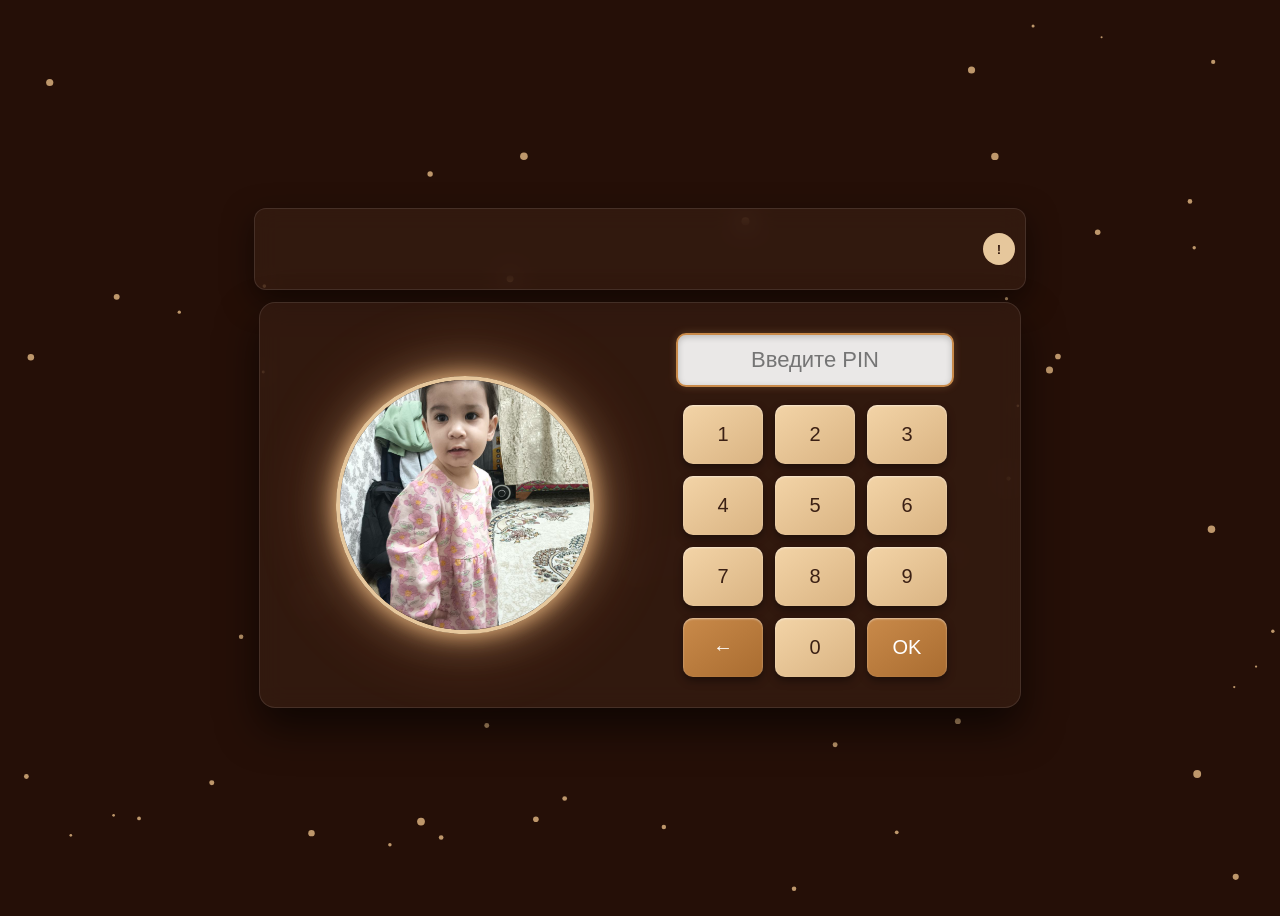
<file: index.html>
<!DOCTYPE html>
<html lang="ru">
<head>
  <meta charset="UTF-8">
  <title>PIN-код окно</title>
  <link rel="stylesheet" href="style.css">
</head>
<body>

  <div class="main-wrapper">
  <!-- Маленький box сверху -->
  <div class="small-box">
    <div class="hint-wrapper">
      <button class="hint-btn">!</button>
      <div class="hint-message">Подсказка: Паролем являеться дата рождения пользователя: дд:мм:гггг☺️ </div>
    </div>
  </div>

    <!-- Основное окно -->
    <div class="pin-container">
      <!-- Фото слева -->
      <div class="photo">
        <img src="photo.jpg" alt="Фото" />
      </div>

      <!-- Блок ввода -->
      <div class="pin-box">
        <input type="text" id="pin-input" readonly placeholder="Введите PIN" />

        <div class="keypad">
          <!-- Кнопки 3x4 -->
          <button>1</button>
          <button>2</button>
          <button>3</button>
          <button>4</button>
          <button>5</button>
          <button>6</button>
          <button>7</button>
          <button>8</button>
          <button>9</button>
          <button class="back">←</button>
          <button>0</button>
          <button class="ok">OK</button>
        </div>
      </div>
    </div>
  </div>
  <canvas id="lights"></canvas>
  <script src="script.js"></script>
</body>
</html>
</file>
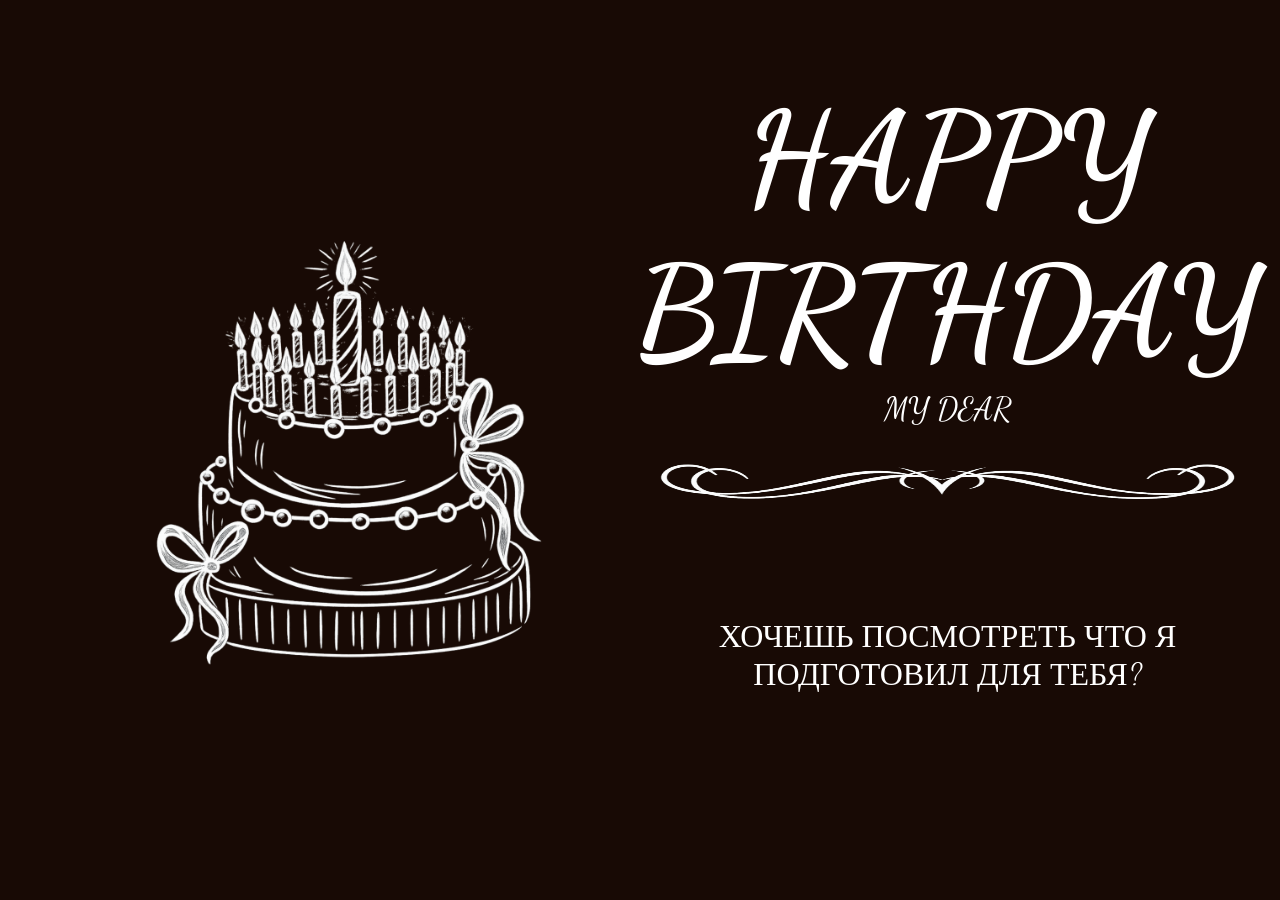
<file: 2okno.html>
<!DOCTYPE html>
<html lang="en">
<head>
  <meta charset="UTF-8">
  <title>Birthday Greeting</title>
  <!-- Подключение Google Fonts -->
  <link href="https://fonts.googleapis.com/css2?family=Dancing+Script:wght@400;700&display=swap" rel="stylesheet">
  <link rel="stylesheet" href="2okno.css">
</head>
<body>
  <div class="left">
    <img src="cake.png" alt="Cake">
  </div>
  <div class="right">
    <div class="text-overlay">
      <h1>HAPPY</h1>
      <h1>BIRTHDAY</h1>
      <p>MY DEAR</p>
    <img src="lenta.png" alt="Ribbon" class="ribbon">

    <div class="extra-text">
    <p>ХОЧЕШЬ ПОСМОТРЕТЬ ЧТО Я ПОДГОТОВИЛ ДЛЯ ТЕБЯ?</p>
    <div class="buttons">
      <button class="btn-yes" id="btnYes">Да</button>
      <button class="btn-no">Нет</button>
    </div>
  </div>


  <!-- Модальное окно -->
<div id="modal" class="modal">
 <div class="modal-content">
  <img src="mem.png" alt="Funny Meme">
  <p class="instant-text">А фиг тебе 😝</p>
</div>


</div>
 <script src="2okno.js"></script>
    </div>
  </div>
</body>
</html>
</file>
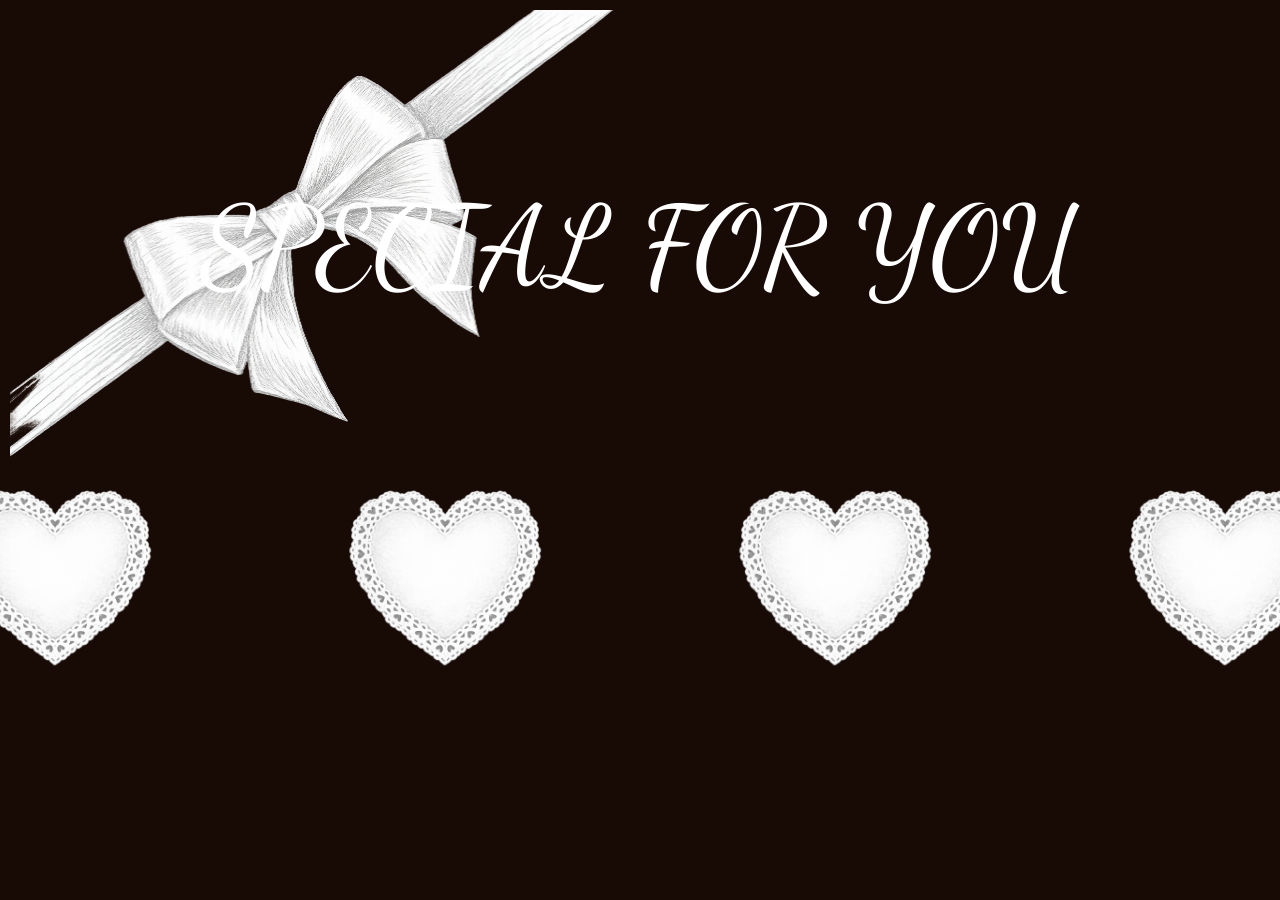
<file: okno3.html>
<!DOCTYPE html>
<html lang="ru">
<head>
  <meta charset="UTF-8">
  <title>Special For You</title>
  <link href="https://fonts.googleapis.com/css2?family=Dancing+Script:wght@400;700&display=swap" rel="stylesheet">
  <link rel="stylesheet" href="okno3.css">
</head>
<body>
  <!-- Фото в левом верхнем углу -->
  <img src="okno3.png" alt="Окно" class="corner-image">

  <!-- Текст по центру -->
  <div class="special-text">
    <p>SPECIAL FOR YOU</p>
    <!-- Сердечки -->
    <div class="hearts">
      <img src="heart.png" alt="Heart 1" class="heart" data-target="window1">
      <img src="heart.png" alt="Heart 2" class="heart" data-target="window2">
      <img src="heart.png" alt="Heart 3" class="heart" data-target="window3">
      <img src="heart.png" alt="Heart 4" class="heart" data-target="window4">
    </div>
  </div>

  <script src="okno3.js"></script>



</body>
</html>
</file>
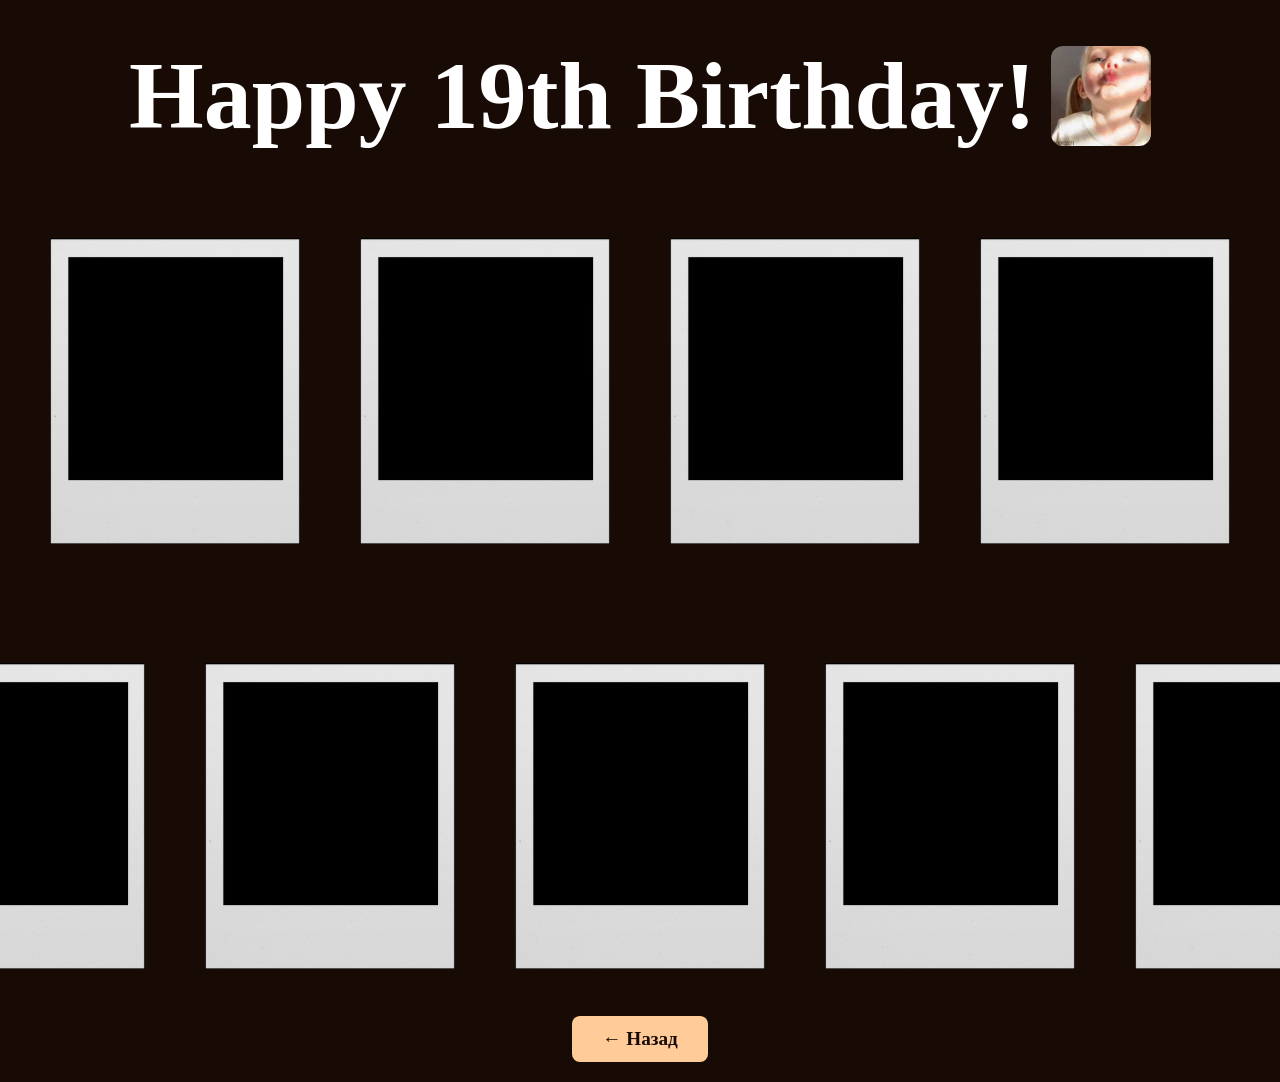
<file: window1.html>
<!DOCTYPE html>
<html lang="ru">
<head>
  <meta charset="UTF-8">
  <title>Фотоальбом</title>
  <link rel="stylesheet" href="window1.css">
</head>
<body>
  <div class="photo-window">
    <!-- Заголовок -->
    <div class="title-row">
  <h1 class="birthday-title">Happy 19th Birthday!</h1>
  <img src="gifka.gif" alt="Праздничная гифка" class="birthday-gif">
</div>

    <!-- Галерея -->
    <div class="photo-gallery">
      <!-- Первый ряд: 4 фото -->
      <div class="row">
        <img src="ramka1.jpg" alt="Фото 1" class="photo-frame">
        <img src="ramka2.jpg" alt="Фото 2" class="photo-frame">
        <img src="ramka3.jpg" alt="Фото 3" class="photo-frame">
        <img src="ramka4.jpg" alt="Фото 4" class="photo-frame">
      </div>

      <!-- Второй ряд: 5 фото -->
      <div class="row">
        <img src="ramka5.jpg" alt="Фото 5" class="photo-frame">
        <img src="ramka6.jpg" alt="Фото 6" class="photo-frame">
        <img src="ramka7.jpg" alt="Фото 7" class="photo-frame">
        <img src="ramka8.jpg" alt="Фото 8" class="photo-frame">
        <img src="ramka9.jpg" alt="Фото 9" class="photo-frame">
      </div>
    </div>
  </div>

<div class="sparkles"></div>

<script>
const sparklesContainer = document.querySelector('.sparkles');

function createSparkle() {
  const sparkle = document.createElement('div');
  sparkle.classList.add('sparkle');
  
  // случайная позиция и размер
  sparkle.style.left = Math.random() * window.innerWidth + 'px';
  sparkle.style.width = sparkle.style.height = (Math.random() * 6 + 4) + 'px';
  
  sparklesContainer.appendChild(sparkle);

  // удалить после анимации
  setTimeout(() => {
    sparkle.remove();
  }, 5000);
}

// запуск блёсток каждые 500 мс
setInterval(createSparkle, 500);
</script>
<div class="back-button">
  <a href="okno3.html">← Назад</a>
</div>



</body>

</html>
</file>
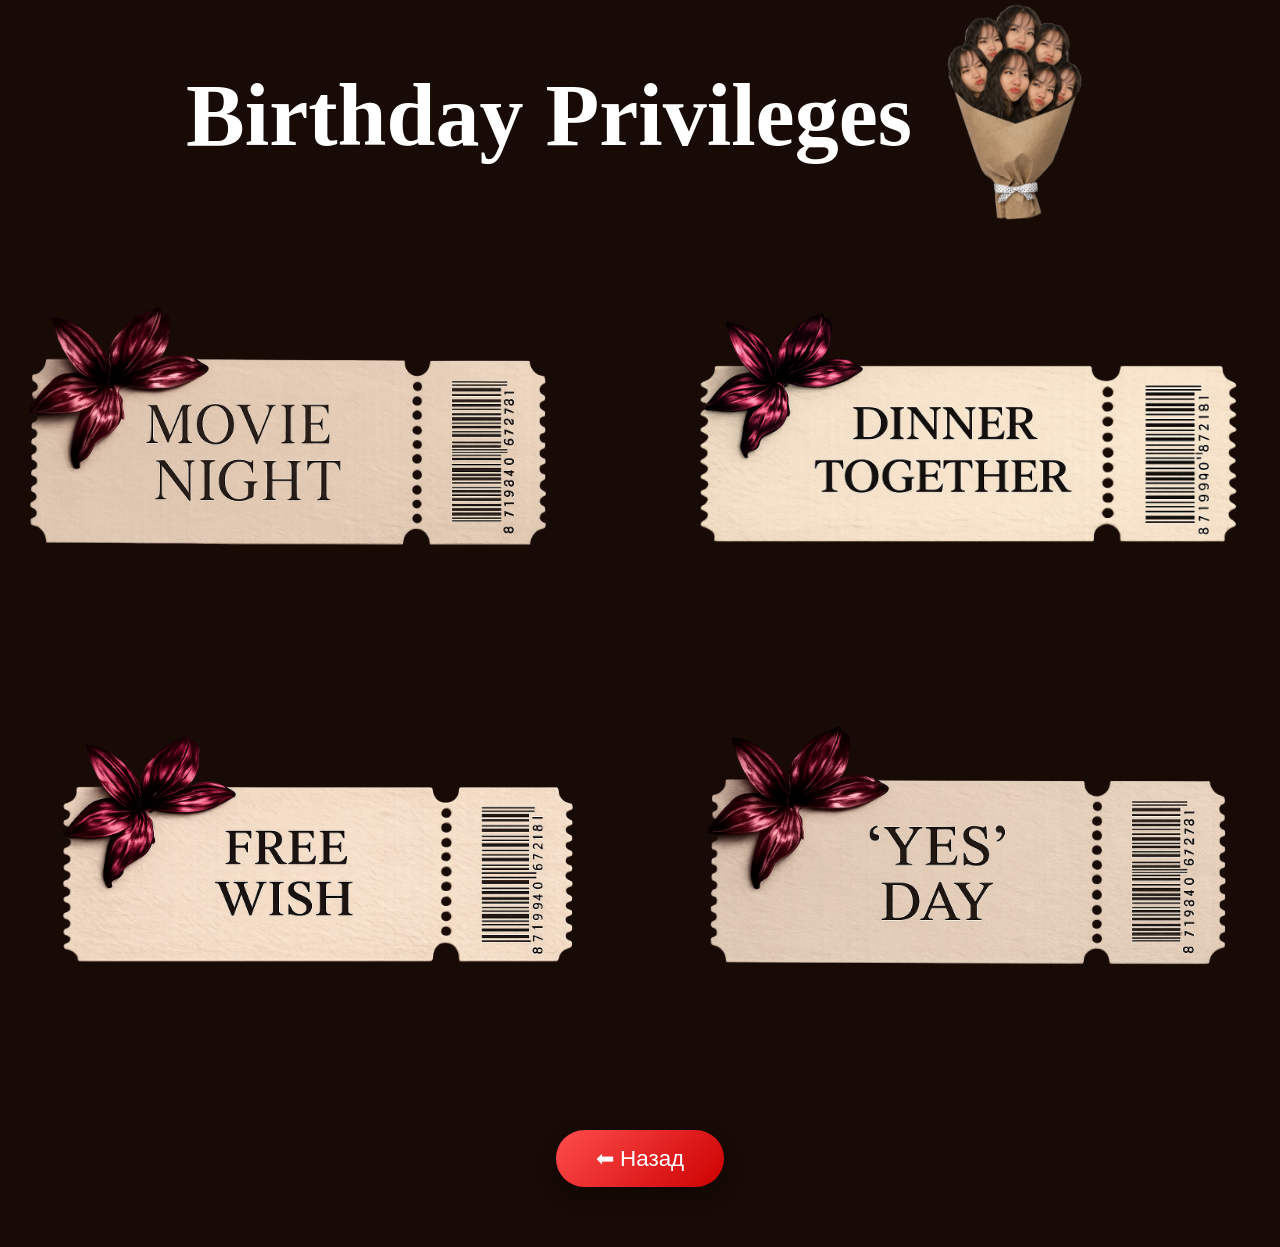
<file: window3.html>
<!DOCTYPE html>
<html lang="ru">
<head>
  <meta charset="UTF-8">
  <title>Birthday Privileges</title>
  <link rel="stylesheet" href="window3.css">
</head>
<body>

  <canvas id="confetti-canvas"></canvas>

  <div class="title-row">
    <h1 class="gift-title">Birthday Privileges</h1>
    <button class="buket-btn">
      <img src="buket.png" alt="Buket" class="buket-img">
    </button>
  </div>

  <div class="gift-gallery">
    <div class="row">
      <img src="gift1.jpg" alt="Gift 1" class="gift-frame">
      <img src="gift2.jpg" alt="Gift 2" class="gift-frame gift2">
    </div>
    <div class="row">
      <img src="gift3.jpg" alt="Gift 3" class="gift-frame">
      <img src="gift4.jpg" alt="Gift 4" class="gift-frame">
    </div>
  </div>

  <!-- Модальное окно -->
  <div id="modal" class="modal">
    <div class="modal-content">
      <span class="close-btn">&times;</span>
      <p>С Днём Рождения!! 🎉<br>
      Это билетики подарков которые ты можешь использовать лишь единожды ☺️<br>
      Так что используй с умом либо храни.</p>
    </div>
  </div>


  <div class="back-btn-container">
  <button id="back-btn">⬅ Назад</button>
</div>

  <!-- Подключаем JS -->
  <script src="window3.js"></script>

</body>
</html>
</file>
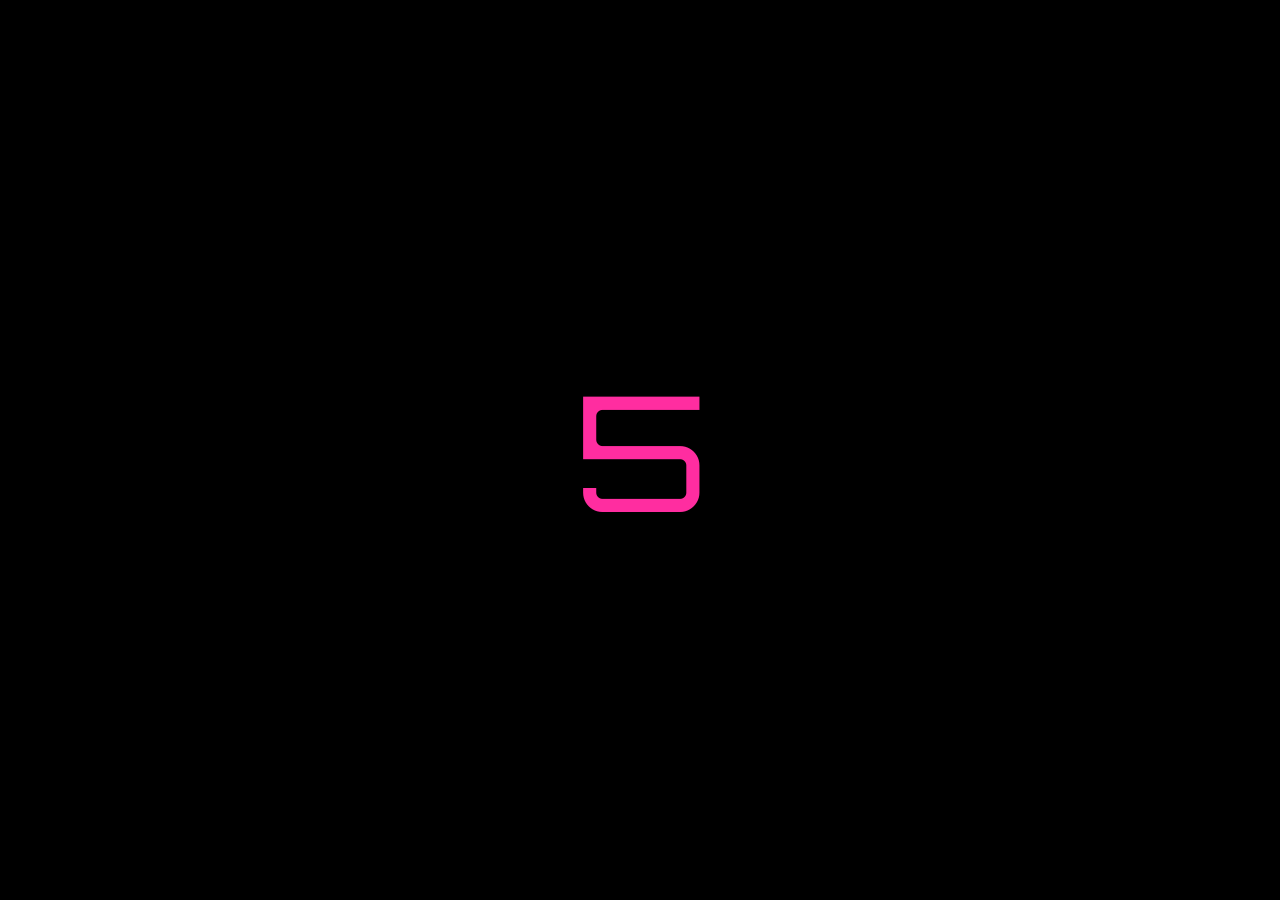
<file: window4.html>
<!DOCTYPE html>
<html lang="en">
<head>
<meta charset="UTF-8">

<title>Happy Birthday</title>

<link rel="stylesheet" href="window4.css">

<link href="https://fonts.googleapis.com/css2?family=Orbitron:wght@600&family=Dancing+Script:wght@700&display=swap" rel="stylesheet">

</head>

<body>

<canvas id="matrix"></canvas>
<canvas id="fireworks"></canvas>
<div id="overlay"></div>

<div id="countdown">5</div>

<div id="message">
Happy Birthday Dear Nodir 🎉
</div>


<div id="cardContainer">

<div id="card">

<div class="cardTop">
🎁
</div>

<div class="cardBottom"></div>

<div class="letter">

<h2>Birthday Wishes</h2>
<p id="letterText">
С днём рождения! 🥳🎉
В этот замечательный день хочу пожелать тебе самого главного — крепкого здоровья,
безграничного счастья и душевной гармонии! 🤗💖
Пусть каждый твой день будет наполнен радостными событиями и
улыбками близких! 😄✨
Желаю, чтобы все твои самые заветные мечты сбывались легко и непринужденно 💫,
а рядом всегда были верные друзья и любимые люди! 👫❤️
🎁🎁🎁
Пусть жизнь бьет ключом и дарит только приятные сюрпризы!🎁🎈

Stay awesome and keep smiling 🎉
</p>


</div>

</div>

</div>

<script src="window4.js"></script>

</body>
</html>
</file>
<file: style.css>
body {
  font-family: Arial, sans-serif;
  background: #250f07;
  display: flex;
  justify-content: center;
  align-items: center;
  height: 100vh;
  color:#fff3e0;
}

.main-wrapper {
  display: flex;
  flex-direction: column;
  align-items: center;
}

/* Маленький box */
.small-box {
  width: 760px;
  height: 80px;

  background: rgba(59, 32, 20, 0.6);
  backdrop-filter: blur(12px);
  -webkit-backdrop-filter: blur(12px);

  border: 1px solid rgba(255,255,255,0.1);
  border-radius: 12px;

  box-shadow: 0 10px 30px rgba(0,0,0,0.5);

  margin-bottom: 12px;
  opacity: 0;
  transform: translateY(-20px);
  animation: fadeInSmall 1s forwards;

  display: flex;
  justify-content: flex-end;
  align-items: center;
  padding-right: 10px;
}

.hint-wrapper {
  position: relative;
}

.hint-btn {
  width: 32px;
  height: 32px;
  border-radius: 50%;
  border: none;
  background: #e6c79c;
  color: #3b2014;
  font-weight: bold;
  cursor: pointer;
  transition: all 0.2s;
}

.hint-btn:hover {
  background: #d9b382;
  transform: scale(1.05);
}

.hint-message {
  position: absolute;
  top: -45px;
  right: 0;
  background: #e6c79c;
  color:#3b2014;
  padding: 8px 12px;
  border-radius: 6px;
  font-size: 13px;
  white-space: nowrap;
  opacity: 0;
  pointer-events: none;
  transition: opacity 0.3s;
}

/* Основное окно */
.pin-container {
  display: flex;

  background: rgba(59, 32, 20, 0.6);
  backdrop-filter: blur(12px);
  -webkit-backdrop-filter: blur(12px);

  border: 1px solid rgba(255,255,255,0.1);
  border-radius: 16px;

  width: 700px;
  padding: 30px;

  box-shadow: 0 20px 40px rgba(0,0,0,0.6);

  opacity: 0;
  transform: translateY(20px);
  animation: fadeInMain 1s forwards;
}

@keyframes fadeInMain {
  to {
    opacity: 1;
    transform: translateY(0);
  }
}

@keyframes fadeInSmall {
  to {
    opacity: 1;
    transform: translateY(0);
  }
}

.photo {
  display: flex;
  align-items: center;
  justify-content: center;
  flex: 1;
}

.photo img{

width:250px;
height:250px;

border-radius:50%;
object-fit:cover;

border:4px solid #e6c79c;

box-shadow:
0 0 20px rgba(255,200,140,0.8),
0 0 40px rgba(255,200,140,0.5),
0 0 80px rgba(255,200,140,0.3);

animation: glowPulse 3s infinite alternate;

}@keyframes glowPulse{

0%{
box-shadow:
0 0 15px rgba(255,200,140,0.6),
0 0 30px rgba(255,200,140,0.4);
}

100%{
box-shadow:
0 0 30px rgba(255,200,140,0.9),
0 0 60px rgba(255,200,140,0.6);
}

}

.pin-box {
  flex: 1;
  display: flex;
  flex-direction: column;
  align-items: center;
}

#pin-input {

width: 250px;
font-size: 22px;
text-align: center;

margin-bottom: 18px;
padding: 12px;

border-radius: 10px;

background: rgba(255,255,255,0.9);

border: 2px solid #c98a4a;

box-shadow:
inset 0 2px 6px rgba(0,0,0,0.2),
0 0 8px rgba(255,200,120,0.2);

color: #3b2014;
}

.keypad {
  display: grid;
  grid-template-columns: repeat(3, 80px);
  grid-gap: 12px;
}

.keypad button {

  font-size: 20px;
  padding: 18px;

  border-radius: 10px;
  border: none;

  background: linear-gradient(145deg,#f3d4a7,#d9b382);

  color: #3b2014;

  cursor: pointer;

  box-shadow:
  0 4px 8px rgba(0,0,0,0.4),
  inset 0 1px 2px rgba(255,255,255,0.5);

  transition: all 0.15s;
}

.keypad button:hover {

  box-shadow:
  0 0 12px rgba(255,210,140,0.7),
  0 4px 12px rgba(0,0,0,0.6);

  transform: translateY(-2px);
}

.keypad button:active {

  transform: scale(0.92);

  box-shadow:
  inset 0 4px 8px rgba(0,0,0,0.5);
}
/* специальные кнопки */

.keypad .ok,
.keypad .back {

background: linear-gradient(145deg,#c98a4a,#a96c30);
color:white;
}

.keypad .ok:hover,
.keypad .back:hover {

box-shadow:
0 0 14px rgba(255,170,90,0.8),
0 4px 12px rgba(0,0,0,0.6);
}

/* анимация исчезновения */

.fade-out {
  animation: fadeOut 1s forwards;
}

.fade-out-delay {
  animation: fadeOut 1s forwards;
  animation-delay: 0.5s;
}

@keyframes fadeOut {
  to {
    opacity: 0;
    transform: translateY(20px);
  }
}#lights{
position:fixed;
top:0;
left:0;
width:100%;
height:100%;
z-index:-1;
}
</file>
<file: 2okno.css>
body {
  margin: 0;
  padding: 0;
  background-color: #180a05; /* chocolate background */
  display: flex;
  align-items: center;
  height: 100vh;
}

.left {
  flex: 1;
  display: flex;
  justify-content: center;
  align-items: center;
}

.left img {
  max-width: 70%;
  height: auto;
  position: relative;
  left: 40px; /* сдвиг вправо */
}

.right {
  flex: 1;
  color: #fff;
  text-align: center;
  padding: 20px;
}

.text-overlay {
 position: relative;
  top: 0px;
  color: #fff;
  font-family: "Dancing Script", cursive;

}

.text-overlay h1 {
  font-size: 8em;
  margin: 0;
  font-weight: 700;
}

.text-overlay p {
  font-size: 2em;
  margin: 0;
  font-weight: 400;
}
.ribbon {
  position: relative;
  margin-top: 10px;   /* отступ сверху */
  width: 600px;       /* ширина ленты */
  height: 200px;       /* высота автоматически */
  display: block;
  margin-left: auto;
  margin-right: auto; /* центрируем под текстом */
  top: -50px;
}
.extra-text {
  position: relative;
  margin-top: 10px;
  font-size: 0,5em;
  font-family: "Dancing Script", cursive; /* применяем тот же красивый шрифт */
  color: #fff;
  top: -30px;
}

.buttons {
  position: relative;
  margin-top: 25px;
  display: flex;
  justify-content: center;
  gap: 350px; /* расстояние между кнопками */
}

.buttons button {
  padding: 12px 30px;
  font-size: 2.5em;
  background-color: #fff;
  color: #4B2C20;
  border: none;
  border-radius: 8px;
  cursor: pointer;
  transition: transform 0.3s;
}

.buttons button:hover {
  transform: scale(1.1);
}

/* затемнение заднего фона */
.modal {
  display: none; /* скрыто по умолчанию */
  position: fixed;
  z-index: 1000;
  left: 0;
  top: 0;
  width: 100%;
  height: 100%;
  background-color: rgba(0,0,0,0.7); /* полупрозрачное затемнение */
  justify-content: center;
  align-items: center;
}

.modal-content {
  width: 256px;
  background-color: #000;
  border: 2px solid #000;
  border-radius: 12px;
  display: flex;
  flex-direction: column;
  justify-content: flex-start; /* содержимое сверху */
  align-items: center;
  overflow: hidden;
}

.modal-content img {
  width: 100%;
  height: auto;
  object-fit: cover;   /* картинка заполняет контейнер */
  border-radius: 12px;
}

/* текст без анимации */
.modal-content p {
  color: #fff;
  font-size: 1.5em;
  font-family: "Dancing Script", cursive;
  margin: 10px 0;
  opacity: 1;          /* сразу виден */
  transform: none;     /* убираем эффекты */
}
.modal-content p.instant-text {
  color: #fff;
  font-size: 1.5em;
  font-family: "Dancing Script", cursive;
  margin: 10px 0;
  opacity: 1 !important;       /* всегда видно */
  animation: none !important;  /* отключаем анимацию */
  transform: none !important;  /* убираем эффекты */
}


/* Анимация плавного появления */
@keyframes fadeIn {
  from { opacity: 0; transform: scale(0.9); }
  to { opacity: 1; transform: scale(1); }
}

/* Анимация для торта */
.left img {
  max-width: 70%;
  height: auto;
  position: relative;
  left: 40px;
  opacity: 0;
  animation: fadeIn 1.5s ease forwards; /* плавное появление */
  animation-delay: 0.5s; /* задержка */
}

/* Анимация для текста */
.text-overlay h1, 
.text-overlay p {
  opacity: 0;
  animation: fadeIn 1.5s ease forwards;
}

.text-overlay h1:nth-child(1) { animation-delay: 1s; }
.text-overlay h1:nth-child(2) { animation-delay: 1.5s; }
.text-overlay p { animation-delay: 2s; }

/* Анимация для ленты */
.ribbon {
  opacity: 0;
  animation: fadeIn 1.5s ease forwards;
  animation-delay: 2.5s;
}

/* Анимация для дополнительного текста */
.extra-text {
  opacity: 0;
  animation: fadeIn 1.5s ease forwards;
  animation-delay: 3s;
}

/* Анимация для кнопок */
.buttons button {
  opacity: 0;
  animation: fadeIn 1.5s ease forwards;
}

.btn-yes { animation-delay: 3.5s; }
.btn-no { animation-delay: 4s; }

.modal {
  display: none;
  position: fixed;
  z-index: 1000;
  left: 0;
  top: 0;
  width: 100%;
  height: 100%;
  background-color: rgba(0,0,0,0.7);
  justify-content: center;
  align-items: center;
  opacity: 0;
  transition: opacity 0.8s ease; /* плавное появление/исчезновение */
}

.modal.show {
  display: flex;
  opacity: 1;
}

.modal-content {
  width: 256px;
  height: 380px;
  background-color: #000;
  border: 2px solid #000;
  border-radius: 12px;
  display: flex;
  flex-direction: column;
  justify-content: center;
  align-items: center;
  overflow: hidden;
  transform: scale(0.8);
  transition: transform 0.5s ease;
}

.modal.show .modal-content {
  transform: scale(1);
}

.modal-content img {
  width: 100%;
  height: 100%;
  object-fit: contain;
  border-radius: 40px;
}

.modal-content p {
  color: #fff;
  font-size: 1.5em;
  font-family: "Dancing Script", cursive;
  margin: 0;
  position: relative;
  top: -5px;
}
@keyframes blink {
  0%   { opacity: 1; transform: scale(1); }
  50%  { opacity: 0.6; transform: scale(1.1); }
  100% { opacity: 1; transform: scale(1); }
}

.buttons button {
  padding: 12px 30px;
  font-size: 2.5em;
  background-color: #fff;
  color: #4B2C20;
  border: none;
  border-radius: 8px;
  cursor: pointer;
  transition: transform 0.3s;
  animation: blink 1.5s infinite; /* бесконечное подмигивание */
}
/* плавное исчезновение */
body {
  transition: opacity 1s ease, background-color 1s ease;
}

body.fade-out {
  opacity: 0;
  background-color: #000; /* растворение в чёрный фон */
}
</file>
<file: okno3.css>
body {
  margin: 0;
  padding: 0;
  background-color: #180a05; /* тёмно-шоколадный фон */
  height: 100vh;
  display: flex;
  justify-content: center;
  align-items: flex-start;
}

/* Фото в левом верхнем углу */
.corner-image {
  position: absolute;
  top: 10px;
  left: 10px;
  width: 650px;   /* уменьшено вдвое */
  height: 512px;
}

/* Текст */
.special-text {
  margin-top: 20vh;
  text-align: center;
  width: 150%;
}

.special-text p {
  font-family: "Dancing Script", cursive;
  font-size: 7em;
  color: #fff;
  margin: 0;
  animation: fadeIn 2s ease forwards;
}

/* Сердечки */
.hearts {
  margin-top: 150px;
  display: flex;
  justify-content: center;
  gap: 150px; /* расстояние между сердечками */
}

.heart {
  width: 16em;
  height: 16em;
  cursor: pointer;
  transition: transform 0.3s;
}

.heart:hover {
  transform: scale(1.2);
}

@keyframes heartbeat {
  0%   { transform: scale(1); opacity: 1; }
  25%  { transform: scale(1.1); opacity: 0.9; }
  50%  { transform: scale(1); opacity: 1; }
  75%  { transform: scale(1.1); opacity: 0.9; }
  100% { transform: scale(1); opacity: 1; }
}

.heart {
  width: 15em;
  height: 15em;
  cursor: pointer;
  transition: transform 0.3s;
  animation: heartbeat 1.5s infinite; /* бесконечная анимация */
}
.heart:nth-child(1) { animation-delay: 0s; }
.heart:nth-child(2) { animation-delay: 0.3s; }
.heart:nth-child(3) { animation-delay: 0.6s; }
.heart:nth-child(4) { animation-delay: 0.9s; }

/* Анимация появления */
@keyframes fadeIn {
  from { opacity: 0; transform: translateY(20px); }
  to { opacity: 1; transform: translateY(0); }
}


.back-button-container {
  position: fixed;        /* фиксируем внизу экрана */
  bottom: 30px;           /* отступ от нижнего края */
  left: 50%;              /* центрируем по горизонтали */
  transform: translateX(-50%);
}

.back-button {
  padding: 10px 30px;
  font-size: 1.2em;
  font-family: "Dancing Script", cursive;
  background-color: rgba(255, 255, 255, 0.2); /* полупрозрачный фон */
  color: #ddd;                                /* светло-серый текст */
  border: 1px solid #aaa;                     /* тонкая рамка */
  border-radius: 12px;                        /* округлённые углы */
  cursor: pointer;
  transition: background-color 0.3s, transform 0.3s;
}

.back-button:hover {
  background-color: rgba(255, 255, 255, 0.3); /* чуть ярче при наведении */
  transform: scale(1.05);
}
</file>
<file: window1.css>
body {
  margin: 0;
  padding: 0;
  background-color: #180a05; /* фон */
  font-family: "Dancing Script", cursive;
  color: #fff;
  display: flex;
  justify-content: center;   /* центрируем по горизонтали */
  align-items: center;       /* центрируем по вертикали */
  min-height: 100vh;
  flex-direction: column;
}
.title-row {
  display: flex;
  align-items: center;      /* выравниваем по вертикали */
  justify-content: center;  /* центрируем по горизонтали */
  gap: 15px;                /* расстояние между текстом и гифкой */
  margin: 40px auto;
}

.birthday-title {
  font-size: 6em;
  margin: 0;                /* убираем лишние отступы */
  animation: fadeInText 2s ease forwards;
}

.birthday-gif {
  width: 100px;
  height: 100px;
  border-radius: 12px;

}

.photo-gallery {
  display: flex;
  flex-direction: column;
  align-items: center;
  row-gap: 25px; /* отступ между рядами */
}

.row {
  display: flex;
  justify-content: center;
  column-gap: 60px; /* отступ между рамками */
}

.photo-frame {
  width: 250px;
  height: 400px;
  object-fit: contain;
  border-radius: 12px;
  margin: 0;
  display: block;
  opacity: 0; /* начальное состояние */
  animation: fadeInPhoto 1.5s ease forwards;
  animation-fill-mode: forwards;
  transition: transform 0.3s ease, box-shadow 0.3s ease; /* плавный переход */
  
}

/* Анимация при наведении */
.photo-frame:hover {
  transform: scale(1.05); /* увеличение */

}


/* Задержки для поочерёдного появления фото */
.row:first-child .photo-frame:nth-child(1) { animation-delay: 2s; }
.row:first-child .photo-frame:nth-child(2) { animation-delay: 2.5s; }
.row:first-child .photo-frame:nth-child(3) { animation-delay: 3s; }
.row:first-child .photo-frame:nth-child(4) { animation-delay: 3.5s; }

.row:last-child .photo-frame:nth-child(1) { animation-delay: 4s; }
.row:last-child .photo-frame:nth-child(2) { animation-delay: 4.5s; }
.row:last-child .photo-frame:nth-child(3) { animation-delay: 5s; }
.row:last-child .photo-frame:nth-child(4) { animation-delay: 5.5s; }
.row:last-child .photo-frame:nth-child(5) { animation-delay: 6s; }


/* Анимации */
@keyframes fadeInText {
  from { opacity: 0; transform: translateY(-20px); }
  to   { opacity: 1; transform: translateY(0); }
}

@keyframes fadeInPhoto {
  from { opacity: 0; transform: scale(0.9); }
  to   { opacity: 1; transform: scale(1); }
}
.sparkles {
  position: fixed;
  bottom: 0;
  left: 0;
  width: 100%;
  height: 100%;
  pointer-events: none; /* блёстки не мешают кликам */
  z-index: 0;           /* фон ниже фото */
}


.sparkle {
  position: absolute;
  bottom: 0;
  width: 8px;
  height: 8px;
  background: radial-gradient(circle, #fff 0%, #ffccff 70%, transparent 100%);
  border-radius: 50%;
  opacity: 0.8;
  animation: floatUp 5s linear forwards;
}

@keyframes floatUp {
  0%   { transform: translateY(0) scale(1); opacity: 0.8; }
  80%  { opacity: 1; }
  100% { transform: translateY(-100vh) scale(0.5); opacity: 0; }
}
.back-button {
  margin-top: auto;       /* прижимает вниз */
  margin-bottom: 20px;    /* отступ от нижнего края */
}

.back-button a {
  display: inline-block;
  padding: 12px 30px;
  background-color: #ffcc99;
  color: #180a05;
  font-size: 1.2em;
  font-weight: bold;
  text-decoration: none;
  border-radius: 8px;
  transition: transform 0.3s ease, box-shadow 0.3s ease;
}

.back-button a:hover {
  transform: scale(1.1);
  box-shadow: 0 0 15px rgba(255, 200, 150, 0.8);
}
</file>
<file: window4.css>
body{
margin:0;
background:black;
overflow:hidden;
font-family:Arial;
text-align:center;
color:white;
}

canvas{
position:fixed;
top:0;
left:0;
z-index:0;
}

/* COUNTDOWN */

#countdown{

position:absolute;
top:50%;
left:50%;
transform:translate(-50%,-50%);

font-size:160px;
font-family:'Orbitron', sans-serif;

color:#ff2da0;

animation:countAnim 1s infinite;

z-index:3;

}

@keyframes countAnim{

0%{
transform:translate(-50%,-50%) scale(1);
opacity:1;
}

50%{
transform:translate(-50%,-50%) scale(1.3);
opacity:0.6;
}

100%{
transform:translate(-50%,-50%) scale(1);
}

}



/* MESSAGE */

#message{

display:none;

position:absolute;
top:35%;
width:100%;

font-size:60px;
font-family:'Dancing Script', cursive;

color:white;

animation:fadeIn 2s;

z-index:2;

}

@keyframes fadeIn{

from{opacity:0; transform:translateY(30px);}
to{opacity:1; transform:translateY(0);}

}



/* CARD CONTAINER */

#cardContainer{

display:none;

position:absolute;

top:60%;
left:50%;

transform:translate(-50%,-50%);

perspective:1000px;

z-index:6;

}
#fireworks{

position:fixed;
top:0;
left:0;

width:100%;
height:100%;

pointer-events:none;

z-index:3;

}


/* затемнение фона */

#overlay{

position:fixed;
top:0;
left:0;

width:100%;
height:100%;

background:rgba(0,0,0,0.7);

opacity:0;

transition:0.5s;

pointer-events:none;

z-index:2;

}

#overlay.show{
opacity:1;
}



/* открытка */

#card{

width:350px;
height:220px;

position:relative;

cursor:pointer;

}



/* верхняя крышка */

/* верхняя крышка */
.cardTop {
  position: absolute;
  width: 100%;
  height: 50%;
  background: linear-gradient(135deg,#ff2da0,#ff6bd6);
  border-radius: 15px 15px 0 0;
  display: flex;
  align-items: center;
  justify-content: center;
  font-size: 60px;
  transform-origin: top;
  transition: 1s;
  box-shadow: 0 0 30px rgba(255,45,160,0.7); /* оставляем только статичное свечение */
  /* animation: glowPulse 2s infinite;  <-- убираем эту строку */
}



/* нижняя часть */

.cardBottom{

position:absolute;

bottom:0;

width:100%;
height:50%;

background:#ff6bd6;

border-radius:0 0 15px 15px;

}



/* лист */

/* анимация свечения */
@keyframes glowPulse {
  0%   { box-shadow: 0 0 20px rgba(255,45,160,0.6); transform: scale(1); }
  50%  { box-shadow: 0 0 40px rgba(255,200,220,0.9); transform: scale(1.05); }
  100% { box-shadow: 0 0 20px rgba(255,45,160,0.6); transform: scale(1); }
}

/* лист */
.letter {
  position: absolute;
  top: 40px;
  left: 50%;
  transform: translateX(-50%) translateY(120px);
  width: 550px; /* увеличиваем ширину письма */
  background: linear-gradient(135deg,#fff,#ffe6f0);
  color: black;
  padding: 25px;
  border-radius: 12px;
  opacity: 0;
  transition: 1s;
  box-shadow: 0 0 30px rgba(255,255,255,0.6);
  z-index: 7;
  font-size: 1.1em;
}


/* открытие крышки */

.open .cardTop{

transform:rotateX(-170deg);

}



/* выезжает лист */

.open .letter{

transform:translateX(-50%) translateY(-20px);

opacity:1;

}
</file>
<file: window3.css>
body {
  margin: 0;
  padding: 0;
  background-color: #180a05;
  font-family: "Dancing Script", cursive;
  color: #fff;
  min-height: 100vh;
  display: flex;
  flex-direction: column;
  align-items: center;
  justify-content: flex-start;
  overflow-y: auto;  /* чтобы конфетти не выходили за экран */
}

/* Canvas для конфетти */
#confetti-canvas {
  position: fixed;
  top: 0;
  left: 0;
  width: 100%;
  height: 100%;
  pointer-events: none; /* чтобы не мешал кликам */
  z-index: 0;
  overflow: hidden;
}

/* Заголовок */
.gift-title {
  font-size: 5.5em;
  text-align: center;
  margin: 20px 0;
  opacity: 0;
  animation: fadeInText 2s ease forwards;
  color: #ffffff;
  font-family: "Dancing Script", cursive;
  z-index: 1;
}

/* Галерея */
.gift-gallery {
  display: flex;
  flex-direction: column;
  align-items: center;
  row-gap: 0px;
  margin-top: 0px;
  z-index: 1;
}

.row {
  display: flex;
  justify-content: center;
  column-gap: 50px;
}

.gift-frame {
  width: 600px;
  height: auto;
  border-radius: 5px;
  opacity: 0;
   transition: transform 0.3s ease; /* плавное увеличение */
  animation: fadeInGift 1.5s ease forwards;
  object-fit: contain;
  transition: transform 0.3s ease, box-shadow 0.3s ease;
}
.gift2 {
  width: 660px;
}


/* Анимация при наведении */
.gift-frame:hover {
  transform: scale(1.1);
  
}

/* Задержки появления */
.row:first-child .gift-frame:nth-child(1) { animation-delay: 2s; }
.row:first-child .gift-frame:nth-child(2) { animation-delay: 3s; }
.row:last-child .gift-frame:nth-child(1) { animation-delay: 4s; }
.row:last-child .gift-frame:nth-child(2) { animation-delay: 5s; }

/* Анимации */
@keyframes fadeInText {
  from { opacity: 0; transform: translateY(-20px); }
  to   { opacity: 1; transform: translateY(0); }
}

@keyframes fadeInGift {
  from { opacity: 0;  }
  to   { opacity: 1;  }
}
.title-row {
  display: flex;
  align-items: center;       /* выравнивание по вертикали */
  justify-content: center;   /* центрируем общий блок */
  gap: 20px;                 /* расстояние между текстом и кнопкой */
  margin: 0px 0;
}

.gift-title {
  font-size: 5.5em;
  margin: 0;
  opacity: 0;
  animation: fadeInText 2s ease forwards;
  color: #ffffff;
  font-family: "Dancing Script", cursive;
}

.buket-btn {
  background: none;
  border: none;
  cursor: pointer;
}

.buket-img {
  width: 150px;
  height: auto;
  border-radius: 8px;
  animation: pulse 2s infinite; /* анимация "манит" */
}

/* Анимация пульсации */
@keyframes pulse {
  0%   { transform: scale(1); }
  50%  { transform: scale(1.1); }
  100% { transform: scale(1); }
}
/* Фон модального окна */
.modal {
  display: none; /* скрыто по умолчанию */
  position: fixed;
  z-index: 1000;
  left: 0;
  top: 0;
  width: 100%;
  height: 100%;
  background: rgba(24, 10, 5, 0.8); /* более мягкое затемнение */
  backdrop-filter: blur(4px);        /* лёгкое размытие фона */
  opacity: 0;
  transition: opacity 0.5s ease;     /* плавное появление/исчезновение */
}

/* Активное состояние */
.modal.show {
  display: block;
  opacity: 1;
}

/* Контент модального окна */
.modal-content {
  background: linear-gradient(135deg, #fff8f0, #ffe6e6);
  color: #180a05;
  margin: 10% auto;
  padding: 30px;
  border-radius: 20px;
  width: 60%;
  max-width: 600px;
  text-align: center;
  font-size: 1.5em;
  box-shadow: 0 10px 30px rgba(0,0,0,0.3);
  animation: popUp 0.6s ease;
  position: relative;
}

/* Кнопка закрытия */
.close-btn {
  position: absolute;
  top: 15px;
  right: 20px;
  font-size: 2em;
  cursor: pointer;
  color: #ff4d4d;
  transition: transform 0.3s ease;
}

.close-btn:hover {
  transform: rotate(90deg) scale(1.2);
}

/* Анимация появления */
@keyframes popUp {
  from { transform: scale(0.8) translateY(-20px); opacity: 0; }
  to   { transform: scale(1) translateY(0); opacity: 1; }
}
.back-btn-container {
  display: flex;
  justify-content: center;
  margin: 40px 0; /* отступ снизу */
}

.back-btn-container {
  display: flex;
  justify-content: center;
  margin: 60px 0; /* побольше отступ снизу */
}

#back-btn {
  background: linear-gradient(135deg, #ff4d4d, #cc0000);
  color: #fff;
  font-size: 1.4em;          /* чуть больше размер текста */
  padding: 15px 40px;        /* увеличенные отступы */
  border: none;
  border-radius: 30px;
  cursor: pointer;
  box-shadow: 0 8px 20px rgba(0,0,0,0.4);
  transition: transform 0.3s ease, background 0.3s ease, opacity 0.8s ease;
}

#back-btn:hover {
  transform: scale(1.1);
  background: linear-gradient(135deg, #cc0000, #990000);
}
</file>
